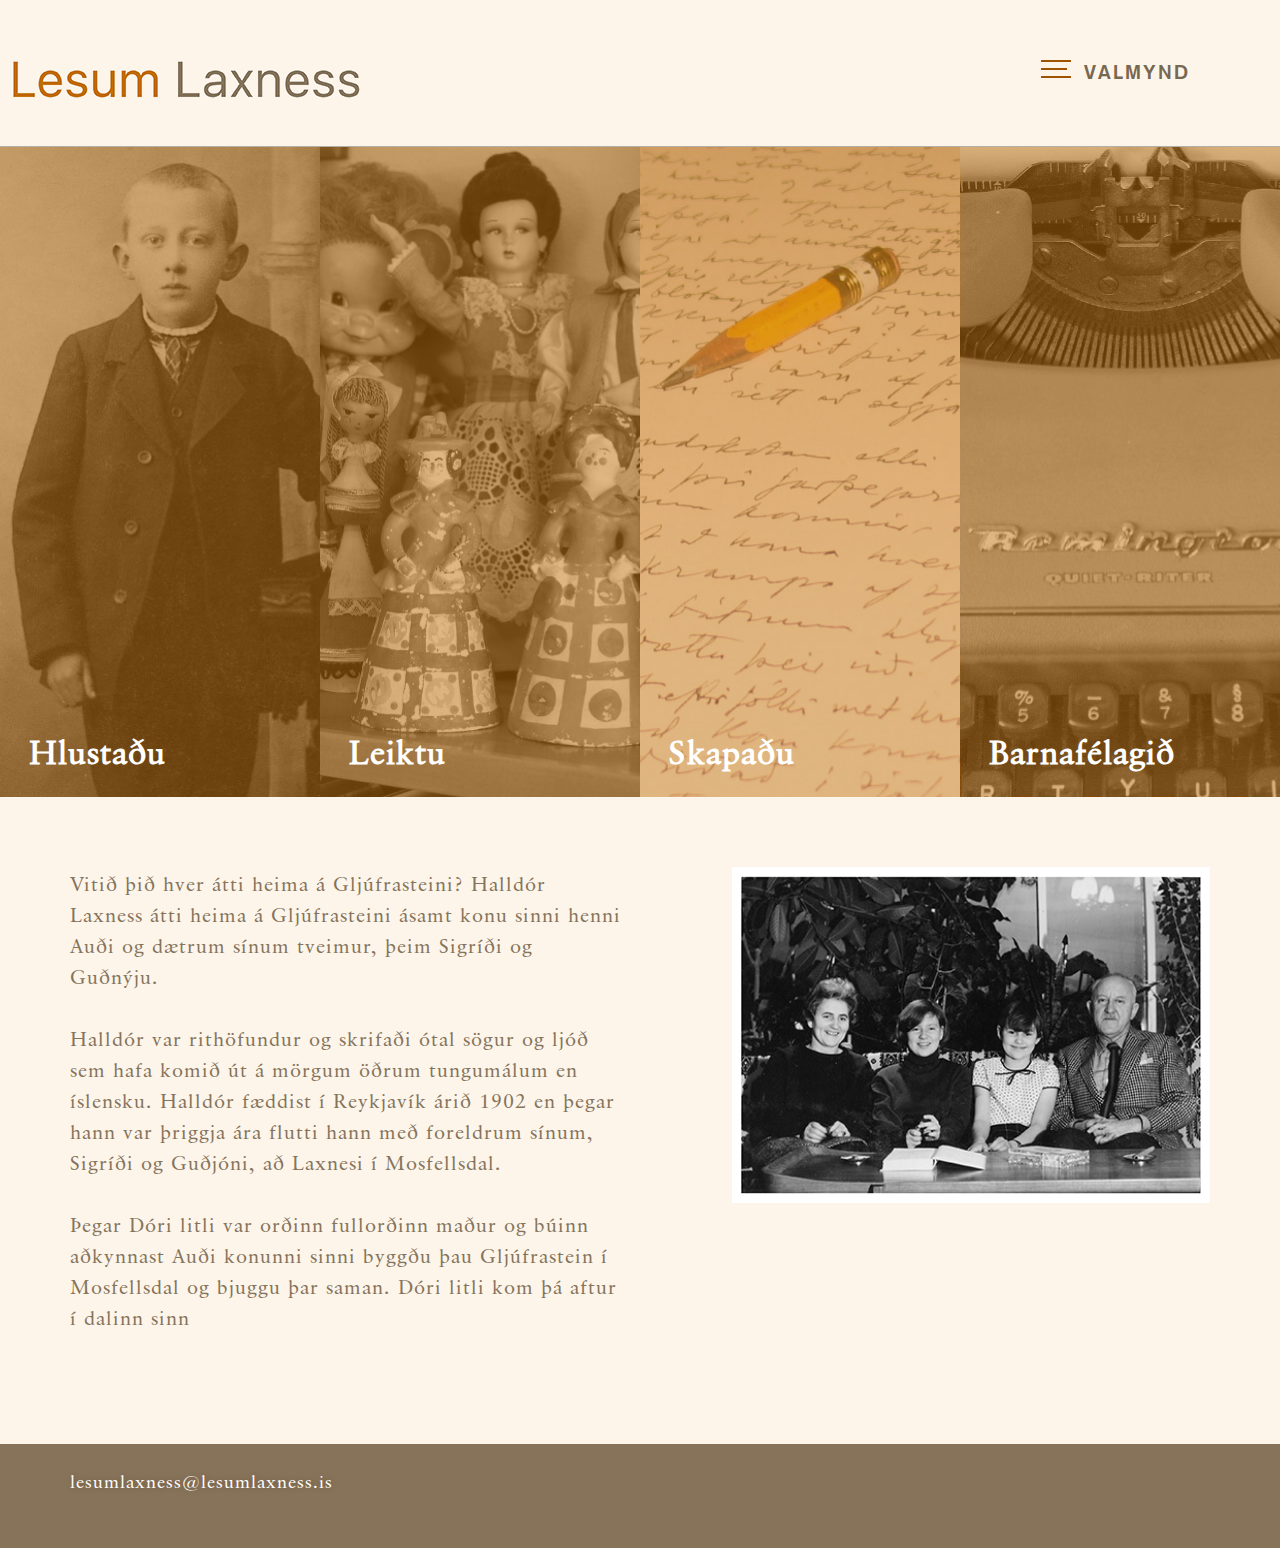
<file: index.html>
<!DOCTYPE html>
<html lang="is">

<head>
	<meta charset="utf-8">
	<meta http-equiv="X-UA-Compatible" content="IE=edge">
	<meta name="viewport" content="width=device-width, initial-scale=1.0">
	<title>Lesum Laxness</title>
	<link rel="stylesheet" href="css/slick.css">
	<link rel="stylesheet" href="css/bootstrap.min.css">
	<link rel="stylesheet" href="css/styles.css">
	<script src="js/jquery-3.1.0.min.js"></script>
	<!--[if lt IE 9]><script src="https://cdnjs.cloudflare.com/ajax/libs/html5shiv/r29/html5.min.js"></script><![endif]-->
	<script src="js/bootstrap.min.js"></script>
	<script src="js/slick.min.js"></script>
	<script src="js/scripts.js"></script>
</head>

<body>
	<header id="header">
		<div class="container">
			<strong class="logo"><a href="#">LexumLaxness</a></strong>
			<nav id="main-nav"> 
				<ul>
					<li><a href="#">HLUSTAÐU</a></li>
					<li><a href="#">LEIKTU</a></li>
					<li><a href="#">SKAPAÐU</a></li>
					<li><a href="#">BARNAFÉLAGIÐ</a></li>
				</ul>
			</nav>
		</div>
	</header><!-- /header -->
	<div class="visual">
		<ul>
			<li>
				<a href="#" class="bg-img">
					<img src="images/img-visual-img-01.jpg" alt="image description">
					<strong>Hlustaðu</strong>
				</a>
			</li>
			<li>
				<a href="#" class="bg-img">
					<img src="images/img-visual-img-02.jpg" alt="image description">
					<strong>Leiktu</strong>
				</a>
			</li>
			<li>
				<a href="#" class="bg-img">
					<img src="images/img-visual-img-03.jpg" alt="image description">
					<strong>Skapaðu</strong>
				</a>
			</li>
			<li>
				<a href="#" class="bg-img">
					<img src="images/img-visual-img-04.jpg" alt="image description">
					<strong>Barnafélagið</strong>
				</a>
			</li>
		</ul>
	</div>
	<div class="about">
		<div class="container-small">
			<div class="row">
				<div class="col-right col-sm-6 col-xs-12">
					<figure class="image-border">
						<a href="#"><img src="images/img-001.jpg" alt="image description"></a>
					</figure>
				</div>
				<div class="col-sm-6 col-xs-12">
					<div class="about-text">
						<p>Vitið þið hver átti heima á Gljúfrasteini? Halldór Laxness átti heima á Gljúfrasteini ásamt konu sinni henni Auði og dætrum sínum tveimur, þeim Sigríði og Guðnýju.</p>
						<p>Halldór var rithöfundur og skrifaði ótal sögur og ljóð sem hafa komið út á mörgum öðrum tungumálum en íslensku. Halldór fæddist í Reykjavík árið 1902 en þegar hann var þriggja ára flutti hann með foreldrum sínum, Sigríði og Guðjóni, að Laxnesi í Mosfellsdal.</p>
						<p>Þegar Dóri litli var orðinn fullorðinn maður og búinn aðkynnast Auði konunni sinni byggðu þau Gljúfrastein í Mosfellsdal og bjuggu þar saman. Dóri litli kom þá aftur í dalinn sinn</p>
					</div>
				</div>
			</div>
		</div>
	</div><!-- /about -->
	<footer id="footer">
		<div class="container-small">
			<a href="mailto:lesumlaxness@lesumlaxness.is">lesumlaxness@lesumlaxness.is</a>
		</div>
	</footer>
	<!-- /footer -->
</body>

</html>
</file>
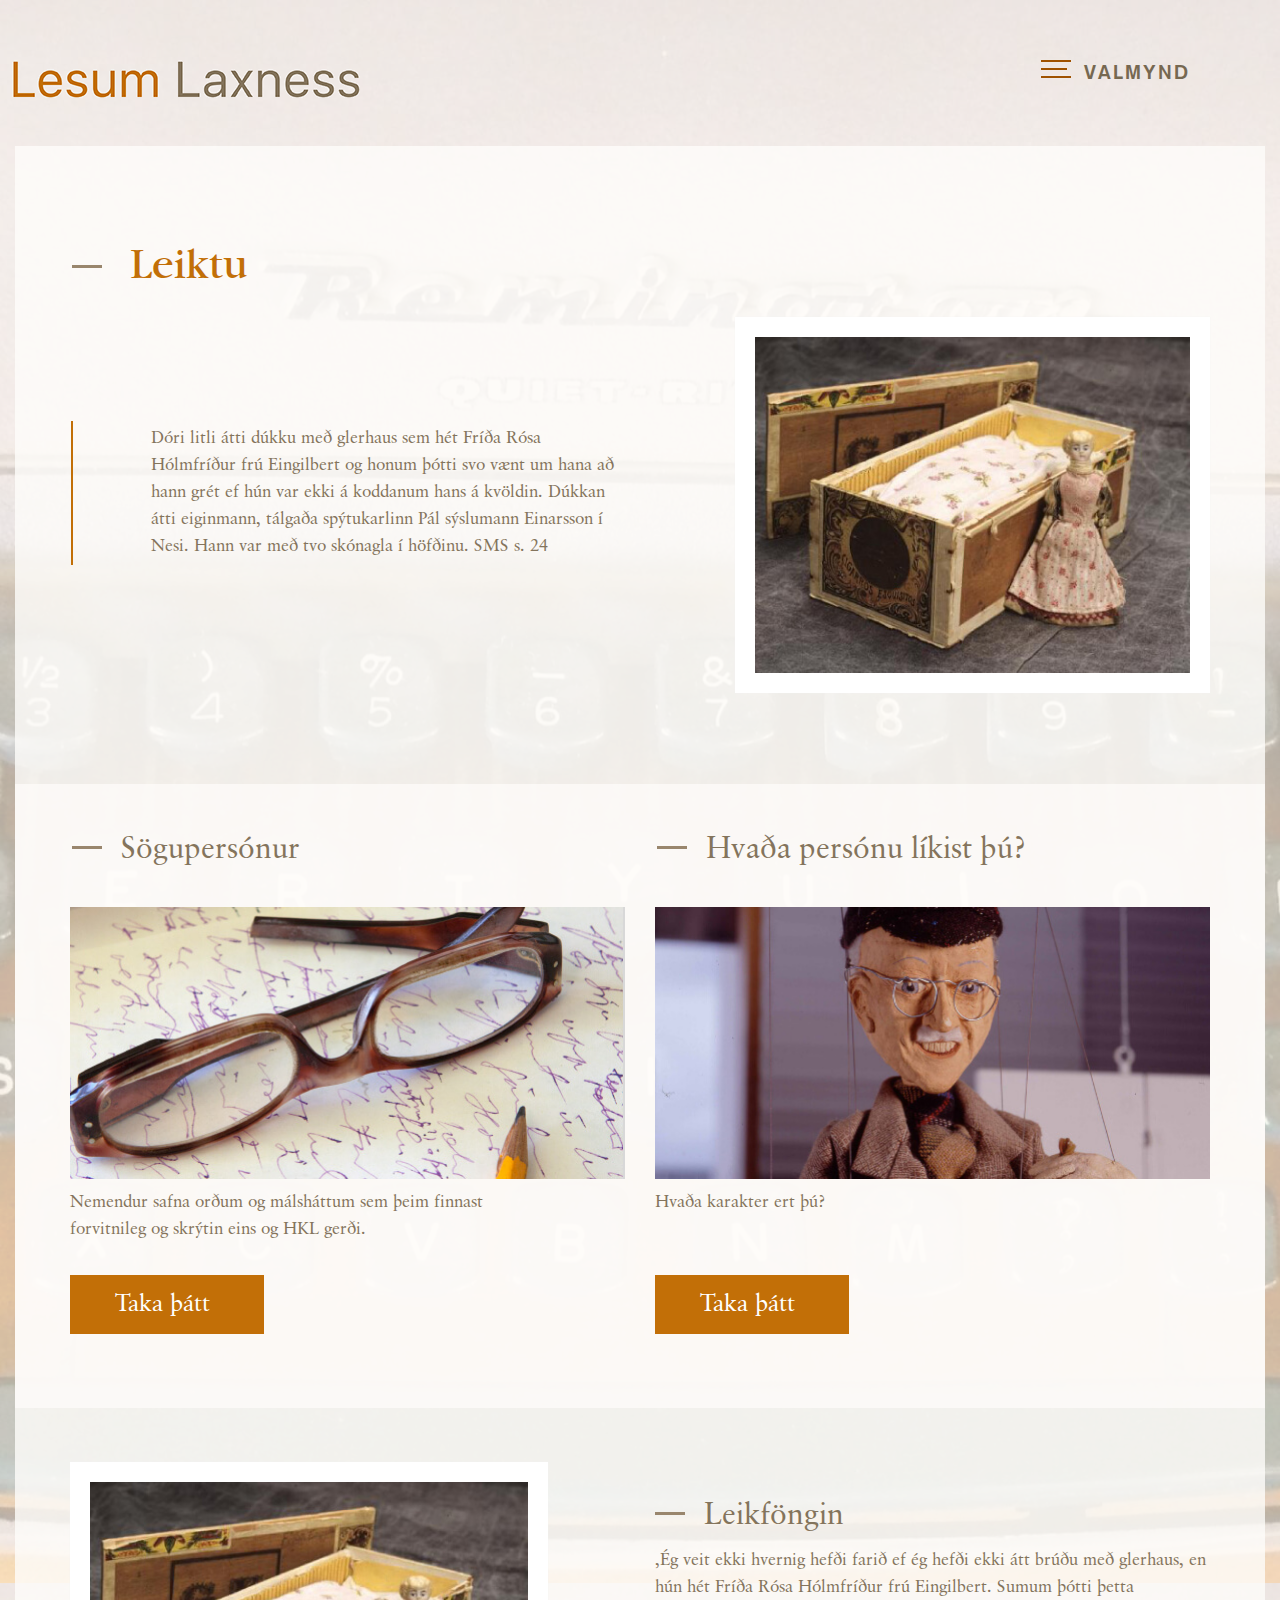
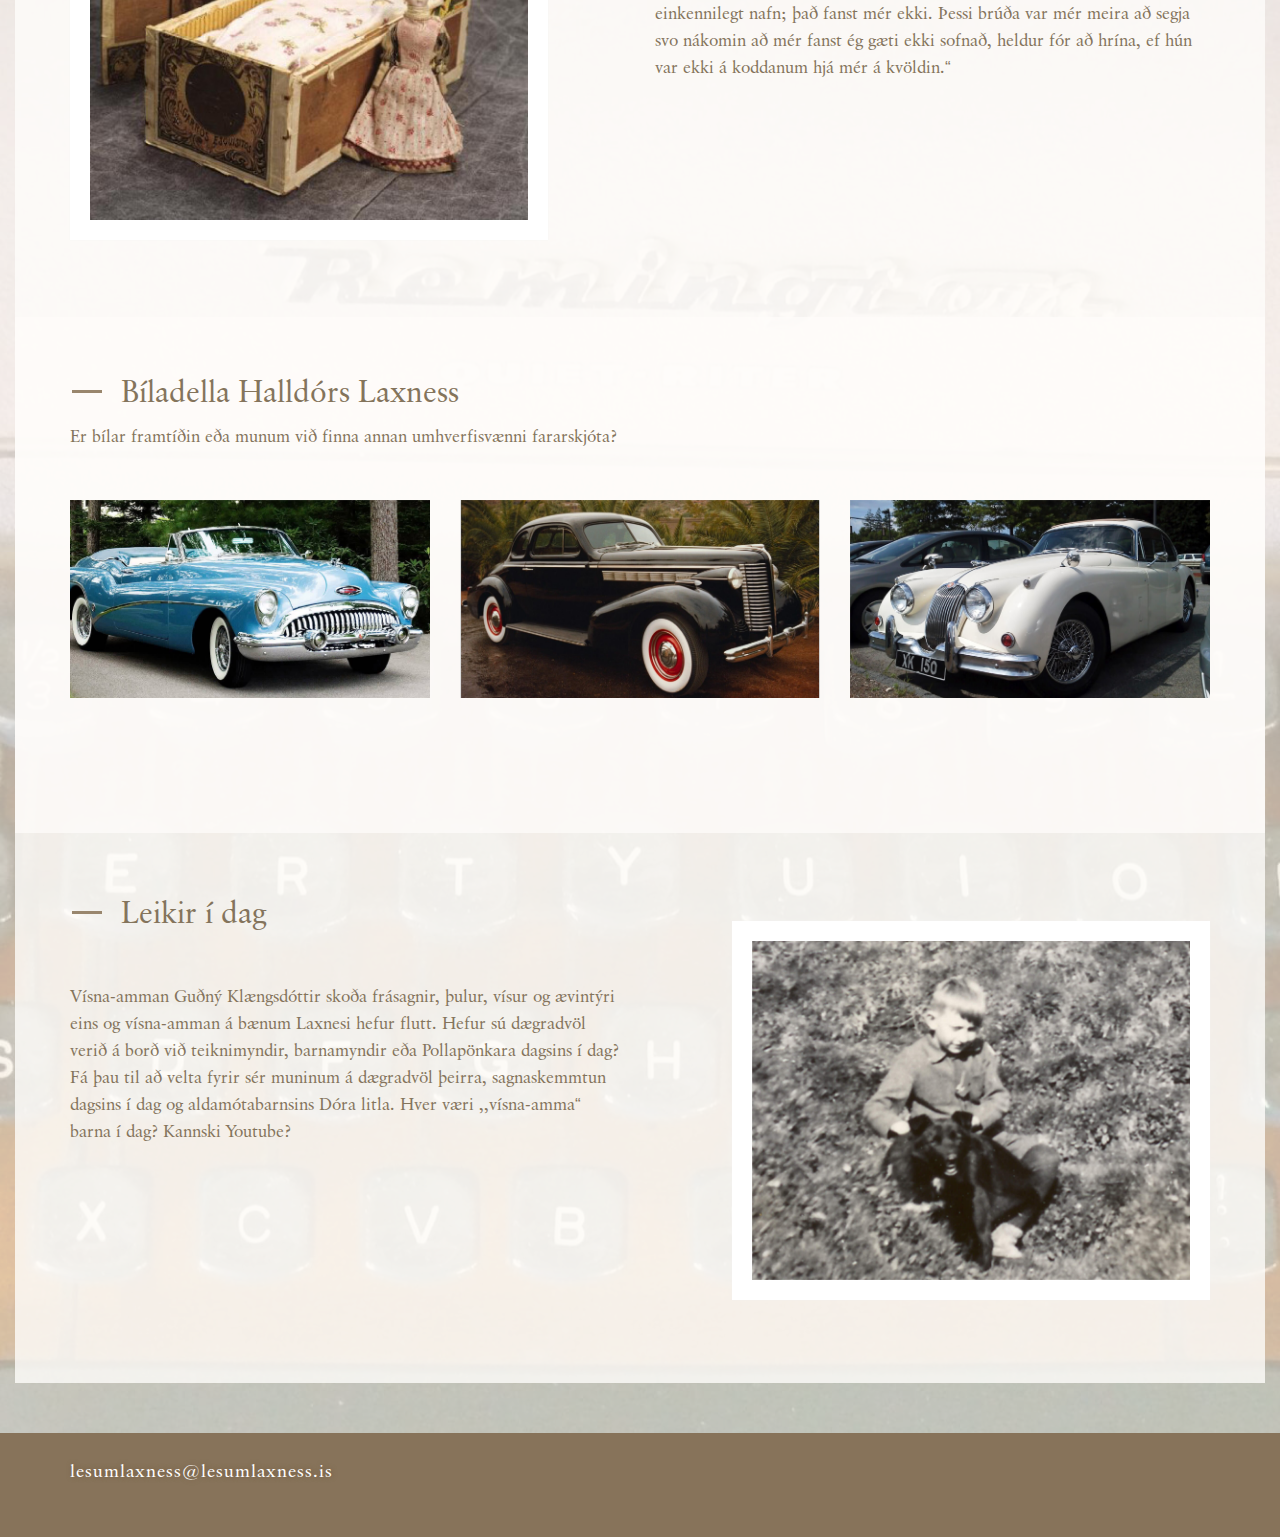
<file: leiktu-page.html>
<!DOCTYPE html>
<html lang="is">
<head>
	<meta charset="utf-8">
	<meta http-equiv="X-UA-Compatible" content="IE=edge">
	<meta name="viewport" content="width=device-width, initial-scale=1.0">
	<title>Lesum Laxness</title>
	<link rel="stylesheet" href="css/slick.css">
	<link rel="stylesheet" href="css/bootstrap.min.css">
	<link rel="stylesheet" href="css/styles.css">
	<script src="js/jquery-3.1.0.min.js"></script>
	<!--[if lt IE 9]><script src="https://cdnjs.cloudflare.com/ajax/libs/html5shiv/r29/html5.min.js"></script><![endif]-->
	<script src="js/bootstrap.min.js"></script>
	<script src="js/slick.min.js"></script>
	<script src="js/scripts.js"></script>
</head>
<body id="main">
	<header id="header">
		<div class="container">
			<strong class="logo"><a href="#">LexumLaxness</a></strong>
			<nav id="main-nav"> 
				<ul>
					<li><a href="#">HLUSTAÐU</a></li>
					<li><a href="#">LEIKTU</a></li>
					<li><a href="#">SKAPAÐU</a></li>
					<li><a href="#">BARNAFÉLAGIÐ</a></li>
				</ul>
			</nav>
		</div>
	</header><!-- /header -->
	<div class="container container-hide">
		<section class="get-creative">
			<div class="container-small">
				<h1 class="line">Leiktu</h1>
				<div class="row">
					<div class="col-right col-sm-6 col-xs-12">
						<figure class="image-border">
							<a href="#"><img src="images/img-002.jpg" alt="image description"></a>
						</figure>
					</div>
					<div class="col-sm-6 col-xs-12">
						<div class="main-text">
							<p class="left-line">Dóri litli átti dúkku með glerhaus sem hét Fríða Rósa Hólmfríður frú Eingilbert og honum þótti svo vænt um hana að hann grét ef hún var ekki á koddanum hans á kvöldin. Dúkkan átti eiginmann, tálgaða spýtukarlinn Pál sýslumann Einarsson í Nesi. Hann var með tvo skónagla í höfðinu. SMS s. 24</p>
						</div>
					</div>
				</div>
			</div>
		</section><!-- /get-creative -->
		<section class="characters">
			<div class="container-small">
				<div class="row">
					<div class="col-sm-6 col-xs-12">
						<h2 class="line equal-height">Sögupersónur</h2>
						<figure>
							<a href="#"><img src="images/img-003.jpg" alt="image description"></a>
							<figcaption class="js-equal-height">
								<p>Nemendur safna orðum og málsháttum sem þeim finnast forvitnileg og skrýtin eins og HKL gerði.</p>
							</figcaption>
						</figure>
						<a href="#" class="btn btn-default">Taka þátt</a>
					</div>
					<div class="col-sm-6 col-xs-12">
						<h2 class="line equal-height">Hvaða persónu líkist þú?</h2>
						<figure>
							<a href="#"><img src="images/img-004.jpg" alt="image description"></a>
							<figcaption class="js-equal-height">
								<p>Hvaða karakter ert þú?</p>
							</figcaption>
						</figure>
						<a href="#" class="btn btn-default btn-last">Taka þátt</a>
					</div>
				</div>
			</div>
		</section><!-- /chsracters -->
		<section class="toys">
			<div class="container-small">
				<h2 class="line">Leikföngin</h2>
				<div class="row">
					<div class="col-sm-6 col-xs-12">
						<figure class="image-border">
							<a href="#"><img src="images/img-002.jpg" alt="image description"></a>
						</figure>
					</div>
					<div class="col-sm-6 col-xs-12">
						<div class="main-text">
							<p>,Ég veit ekki hvernig hefði farið ef ég hefði ekki átt brúðu með glerhaus, en hún hét Fríða Rósa Hólmfríður frú Eingilbert. Sumum þótti þetta einkennilegt nafn; það fanst mér ekki. Þessi brúða var mér meira að segja svo nákomin að mér fanst ég gæti ekki sofnað, heldur fór að hrína, ef hún var ekki á koddanum hjá mér á kvöldin.“</p>
						</div>
					</div>
				</div>
			</div>
		</section><!--/toys -->
		<section class="cars">
			<div class="container-small">
				<h2 class="line">Bíladella Halldórs Laxness</h2>
				<p class="desktop-text">Er bílar framtíðin eða munum við finna annan umhverfisvænni fararskjóta?</p>
				<div class="slider row">
					<div class="col-sm-4 col-xs-12">
						<figure>
							<a class="slider-item" href="#"><img src="images/img-006.jpg" alt="image description"></a>
						</figure>
					</div>
					<div class="col-sm-4 col-xs-12">
						<figure>
							<a class="slider-item" href="#"><img src="images/img-007.jpg" alt="image description"></a>
						</figure>
					</div>
					<div class="col-sm-4 col-xs-12">
						<figure>
							<a class="slider-item" href="#"><img src="images/img-008.jpg" alt="image description"></a>
						</figure>
					</div>
				</div>
				<p class="mobile-text">Er bílar framtíðin eða munum við finna annan umhverfisvænni fararskjóta?</p>
			</div>
		</section><!-- /cars -->
		<section class="games-today">
			<div class="container-small">
				<h2 class="line">Leikir í dag</h2>
				<div class="row">
					<div class="col-right col-sm-6 col-xs-12">
						<figure class="image-border">
							<a href="#"><img src="images/img-009.jpg" alt="image description"></a>
						</figure>
					</div>
					<div class="col-sm-6 col-xs-12">
						<div class="main-text">
						<p class="">Vísna-amman Guðný Klængsdóttir skoða frásagnir, þulur, vísur og ævintýri eins og vísna-amman á bænum Laxnesi hefur flutt. Hefur sú dægradvöl verið á borð við teiknimyndir, barnamyndir eða Pollapönkara dagsins í dag? Fá þau til að velta fyrir sér muninum á dægradvöl þeirra, sagnaskemmtun dagsins í dag og aldamótabarnsins Dóra litla.  Hver væri ,,vísna-amma“ barna í dag? Kannski Youtube?</p>
						</div>
					</div>
				</div>
			</div>
		</section><!-- /games-today -->
	</div>	<!-- /container -->
	<footer id="footer">
		<div class="container-small">
			<a href="mailto:lesumlaxness@lesumlaxness.is">lesumlaxness@lesumlaxness.is</a>
		</div>
	</footer>
	<!-- /footer -->
</body>

</html>
</file>
<file: css/styles.css>
@font-face {
	font-family:'AkzidenzGrotesk';
	src: url('../fonts/AkzidenzGrotesk Regular.eot');
	src: url('../fonts/AkzidenzGrotesk Regular.eot?#iefix') format('embedded-opentype'),
	url('../fonts/AkzidenzGrotesk Regular.woff2') format('woff2'),
	url('../fonts/AkzidenzGrotesk Regular.woff') format('woff'),
	url('../fonts/AkzidenzGrotesk Regular.svg#AkzidenzGrotesk Regular') format('svg');
	font-weight: 700;
	font-style: normal;
	font-stretch: normal;
	unicode-range: U+0020-00FE;
}
@font-face {
	font-family:'ClassicalGaramondRoman';
	src: url('../fonts/T Roman.eot');
	src: url('../fonts/T Roman.eot?#iefix') format('embedded-opentype'),
	url('../fonts/T Roman.woff2') format('woff2'),
	url('../fonts/T Roman.woff') format('woff'),
	url('../fonts/T Roman.svg#T Roman') format('svg');
	font-weight: 400;
	font-style: normal;
	font-stretch: normal;
	unicode-range: U+0020-02DC;
}
@font-face {
	font-family: 'garamondbook';
	src: url('../fonts/garamond-book-webfont.woff2') format('woff2'),
	url('../fonts/garamond-book-webfont.woff') format('woff');
	font-weight: normal;
	font-style: normal;
}
/* General Reset */
body {
	margin: 0;
	color: #84745c;
	font: 17px/27px 'ClassicalGaramondRoman', Arial, Helvetica, sans-serif;
	background: #fef5ea;
	min-width: 320px;
}
img {
	border-style: none;
}
input,
textarea,
select {
	color: #000;
	vertical-align: middle;
	font: 100% Arial, Helvetica, sans-serif;
}
button::-moz-focus-inner,
input[type="reset"]::-moz-focus-inner,
input[type="button"]::-moz-focus-inner,
input[type="submit"]::-moz-focus-inner {
	border: none;
	padding: 0;
}
input[type="password"],
input[type="tel"],
input[type="email"],
input[type="text"],
input[type="search"] {
	-webkit-appearance: none;
}
button,
input[type="button"],
input[type="reset"],
input[type="submit"] {
	-webkit-appearance: none;
	cursor: pointer;
	-webkit-transition: all .3s;
	-o-transition: all .3s;
	transition: all .3s;
}
form,
fieldset {
	margin: 0;
	padding: 0;
	border-style: none;
}
blockquote,
q {
	quotes: none;
}
q:before,
q:after {
	content: '';
}
a {
	color: #000;
	text-decoration: none;
	-webkit-transition: all .3s;
	-o-transition: all .3s;
	transition: all .3s;
}
a:hover {
	color: #3779a0;
}
a:focus,
button:focus,
input:focus,
textarea:focus,
select:focus {
	outline: none;
}
*,
*:before,
*:after {
	-webkit-box-sizing: border-box;
	-moz-box-sizing: border-box;
	box-sizing: border-box;
}
.container:after,
.container-small:after,
.container-small:before {
	content: '';
	display: block;
	clear: both;
}
.container-small {
	max-width: 1170px;
	padding: 0 15px;
	margin: 0 auto;
}
/* General settings */
#header{
	padding: 60px 0 48px;
	overflow: hidden;
}
#header .container{
	position: relative;
}
.logo{
	float:left;
	background:url(../images/bg-logo.png) no-repeat;
	height:38px;
	width:348px;
	overflow:hidden;
	text-indent:-9999px;
	position: relative;
	z-index: 41;
	margin-left: -3px;
}
.logo a{
	display: block;
	cursor: pointer;
	height: inherit;
}
/* logo */
#header .text-menu{
	margin: -17px 0 0 43px;
	text-transform: uppercase;
	color: #766851;
	z-index: 50;
	display: block;
	font: 20px/25px 'AkzidenzGrotesk', sans-serif;
	letter-spacing: 2px;
}
#header .text-menu:hover{
	text-decoration: none;
}
#header .closed{
	display: none;
}
.menu-opened #header .closed{
	display: block;
}
.menu-opened #header .opened{
	display: none;
}
.open-menu{
	position: relative;
	float: right;
	right: 0;
	top: 0;
	font-size: 0;
	line-height: 0;
	padding: 0;
	z-index: 100;
}
.open-menu span{
	display: block;
	height: 2px;
	width: 30px;
	background: #9f5200;
	-webkit-transition: all .5s;
	-o-transition: all .5s;
	transition: all .5s;
	-webkit-box-shadow: 0px 0px 1px 0px rgba(255,255,255,1);
	-moz-box-shadow: 0px 0px 1px 0px rgba(255,255,255,1);
	box-shadow: 0px 0px 1px 0px rgba(255,255,255,1);
}
.open-menu span+span{
	margin-top: 6px;
}
.open-menu span:nth-child(2){
	width: 26px;
}
.open-menu:hover{
	text-decoration: none;
}
.open-menu:focus{
	text-decoration: none;
}
.open-menu:active{
	text-decoration: none;
}
.menu-opened .open-menu{
	right: 58px;
	top: 0;
}
.menu-opened .open-menu span{
	background: #fff;
}
.menu-opened #header .text-menu{
	color: #fff;
}
.menu-opened .open-menu span:nth-child(1){
	-webkit-transform: rotate(45deg) translate(-3px,0);
	-ms-transform: rotate(45deg) translate(-3px,0);
	-o-transform: rotate(45deg) translate(-3px,0);
	transform: rotate(45deg) translate(-3px,0);
	-webkit-transform-origin: 0 0;
	-moz-transform-origin: 0 0;
	-ms-transform-origin: 0 0;
	-o-transform-origin: 0 0;
	transform-origin: 0 0;
}
.menu-opened .open-menu span:nth-child(2){opacity: 0;}
.menu-opened .open-menu span:nth-child(3){
	-webkit-transform: rotate(-45deg) translate(-3px,0);
	-ms-transform: rotate(-45deg) translate(-3px,0);
	-o-transform: rotate(-45deg) translate(-3px,0);
	transform: rotate(-45deg) translate(-3px,0);
	-webkit-transform-origin: 0 100%;
	-moz-transform-origin: 0 100%;
	-ms-transform-origin: 0 100%;
	-o-transform-origin: 0 100%;
	transform-origin: 0 100%;
}
.menu-opened #main-nav{
	opacity: 1;
	visibility: visible;
}
.menu-opened .logo {
	z-index: -1;
}
#main-nav{
	opacity: 0.8;
	font-size: 79px;
	line-height: 120px;
	letter-spacing: 1px;
	position: fixed;
	z-index: 51;
	padding-top: 186px;
	opacity: 0;
	visibility: hidden;
	left: 50%;
	-webkit-transform: translate(-50%, 0);
	-ms-transform: translate(-50%, 0);
	-o-transform: translate(-50%, 0);
	transform: translate(-50%, 0);
}
#main-nav ul {
	position: relative;
	z-index: 50;
	padding: 0;
}
#main-nav ul li {
	display: block;
	text-align: center;
}
#main-nav ul li a {
	display: block;
	color: #fff;
	text-transform: uppercase;
}
#main-nav ul li a:hover{
	color: #ccc;
	text-decoration: none;
}
/*end-main-nav */
/* fader */
.fader{
	position: fixed;
	top: 0;
	left: 0;
	width: 100%;
	height: 100%;	
	z-index: 40;
	background: #c26f08;
	-webkit-transition: opacity .3s;
	-o-transition: opacity .3s;
	transition: opacity .3s;
	display: block;
	opacity: 0;
	visibility: hidden;
	cursor: pointer;
}
.menu-opened .fader{
	opacity: .9;
	visibility: visible;
}
/* end header */
.visual{
	border-top: 1px solid #b5aea5;
	overflow: hidden;
	padding-bottom: 72px;
}
.visual ul{
	list-style: none;
	padding: 0;
	margin: 0;
	font-size: 0;
	line-height: 0;
}
.visual ul li{
	display: inline-block;
	width: 25%;
	font-size: 20px;
	line-height: 28;
}
.visual ul li a strong{
	position: absolute;
	content: '';
	font-size: 43px;
	line-height: 52px;
	letter-spacing: 1px;
	left: 29px;
	bottom: 19px;
	z-index: 1;
}
.visual ul li a{
	display: block;
	position: relative;
	color: #fff;
	-webkit-background-size: cover;
	background-size: cover;
	background-repeat: no-repeat;
	height: 650px;
}
.visual ul li a:before{
	position: absolute;
	content: '';
	background: #c26f07;
	top: 0;
	right: 0;
	bottom: 0;
	left: 0;
	opacity: .5;
	-webkit-transition: all .3s;
	-o-transition: all .3s;
	transition: all .3s;
}
.visual ul li a:hover{
	text-decoration: none;
}
.visual ul li a:hover:before{
	opacity: 0;
	visibility: hidden;
}
/*About*/
.about > .container-small {
	padding: 0 15px 79px;
}
.about > .container-small .row:after{
	content: '';
	clear: both;
	display: block;
}
.about .about-text{
	font-size: 20px;
	line-height: 31px;
	letter-spacing: 1px;
}
.about .about-text p {
	margin: 0 0 31px;
}
.about:after{
	content: '';
	clear: both;
	display: block;
}
figure {
	width: 100%;
	height: auto;
}
figure a {
	display: block;
}
figure img {
	width: 100%;
	vertical-align: top;
	display: block;
	height: auto;
}
.image-border {
	max-width: 478px;
	border: 9px solid #fff;
	float: right;
	margin: -2px 0 30px;
	-webkit-box-shadow: 0px 0px 1px 0px rgba(240,240,240,1);
	-moz-box-shadow: 0px 0px 1px 0px rgba(240,240,240,1);
	box-shadow: 0px 0px 1px 0px rgba(240,240,240,1);
}
.col-right {
	float: right;
}
/* Footer */
#footer {
	padding: 27px 0 55px;
	background: #87735a;
	font-size: 18px;
	line-height: 22px;
}
#footer a {
	color: #fff;
	letter-spacing: 1px;
	word-spacing: -2px;
	text-shadow: rgb(113, 89, 60) 1px 0px 5px;
}
/*Footer end*/

/*Main*/
#main {
	background: url(../images/bg-main.jpg) 0 0 repeat;
	-webkit-background-size: 100%;
	background-size: 100%;
	position: relative;
}
#main:before {
	position: absolute;
	content: '';
	height: 100%;
	width: 100%;
	background-color: rgba(253, 244, 231, .7);
	top: 0;
	left: 0;
	z-index: -1;
}
#main > .container {
	padding-bottom: 50px;
}
.get-creative {
	padding: 98px 0 61px;
	background-color: rgba(254, 252, 250, .8);
	position: relative;
	z-index: 1;
}
h1 {
	display: inline-block;
	font-size: 44px;
	line-height: 46px;
	color: #c26f07;
	padding-left: 60px;
	margin: 0 0 30px;
	font-family: 'garamondbook', sans-serif;
}
.line {
	position: relative;
}
.line:after {
	position: absolute;
	content: '';
	width: 30px;
	left: 2px;
	top: 21px;
	border-bottom: 3px solid #99866d;
}
.main-text {
	padding-top: 104px;
	padding-left: 81px;
}
.main-text .left-line {
	position: relative;
}
.main-text .left-line:before {
	position: absolute;
	content: '';
	height: 107%;
	left: -80px;
	top: -3px;
	border-left: 2px solid #c26f07;
}
#main .image-border {
	border-width: 20px;
	margin-top: -3px;
}
.get-creative .image-border {
	max-width: 475px;
}
/* Characters*/
.characters {
	padding: 47px 0 44px;
	background-color: rgba(254, 252, 250, .95);
	position: relative;
	z-index: 1;
}
h2 {
	padding-left: 51px;
	margin: 0 0 22px;
	font-size: 30px;
	line-height: 32px;
}
h2.line:after {
	top: 15px;
}
.equal-height{
	min-height: 64px;
	margin-bottom: 12px;
}
.characters img {
	margin: 0 0 9px;
}
.characters figcaption {
	margin: 0 0 33px;
	max-width: 420px;
	width: 100%;
}
.btn-default {
	background-color: #c26f07;
	max-width: 194px;
	width: 100%;
	display: inline-block;
	border: none;
	border-radius: 0;
	color: #fff;
	padding: 15px 9px 18px 0;
	font-size: 24px;
	line-height: 26px;
	margin: 0 0 30px;
}
.btn-default:focus,
.btn-default:hover,
.btn-default:active,
.btn-default:focus:active,
.btn-default:active:hover {
	background:#E8952D;
	border-color: #E8952D;
	color: #fff;
	outline: none;
}
/* Toys */
.toys {
	padding: 57px 0 47px;
	background-color: rgba(254, 252, 250, .8);
	position: relative;
	z-index: 1;
}
.toys .image-border {
	float: inherit;
	max-width: 478px;
}
.toys h2 {
	position: absolute;
	left: 51%;
	top: 89px;
}
.toys .main-text {
	padding: 81px 0 0;
}
/* Cars */
.cars {
	padding: 58px 0 135px;
	background-color: rgba(254, 252, 250, .95);
	position: relative;
	z-index: 1;
}
.cars h2 {
	margin-bottom: 16px;
}
.cars p {
	margin: 0 0 50px;
}
.mobile-text {
	display: none;
}
.slider-item {
	height: 198px;
	background-position: 50% 50%;
	background-repeat: no-repeat;
	-webkit-background-size: cover;
	background-size: cover;
}
.slick-arrow{
	position: absolute;
	top: 42%;
	left: 0;
	border: none;
	border-radius: 0;
	width: 42px;
	font-size: 0;
	line-height: 0;
	z-index: 10;
	height: 54px;
	transform: translateY(-50%);
	background-color: rgba(255, 255, 255, 0.6);
}
.slick-arrow:active{
	background-color: rgba(255, 255, 255, 0.6);
}
.slick-arrow:hover {
	background: rgba(255, 255, 255, 0.9);
}
.slick-arrow:before,
.slick-arrow:after {
	content: '';
	width: 27px;
	height: 1px;
	position: absolute;
	background: #c26f07;
}
.slick-arrow:before {
	top: 28px;
	left: 43%;
	transform: rotate(45deg) translateX(-50%);
}
.slick-arrow:after{
	bottom: 26px;
	left: 44%;
	transform: rotate(-45deg) translateX(-50%);
}
.slick-prev {
	display: none!important;
}
.slick-arrow.slick-next {
	left: auto;
	right: 15px;
}
/* Games today */
.games-today {
	padding: 63px 0 53px;
	background-color: rgba(254, 252, 250, .8);
	position: relative;
	z-index: 1;
}
.games-today .main-text {
	padding: 33px 0 0;
}
#main .games-today .image-border {
	margin-top: -29px;
}
@media only screen and (max-width: 1280px) {
	#main > .container  {
		width: 100%;
	}
	.visual ul li a strong{
		font-size: 33px;
	}
	.open-menu{
		margin-right: 75px;
	}
}
@media only screen and (max-width: 1200px) {
	.open-menu{
		margin-right: 0;
	}
} 
@media only screen and (max-width: 991px) {
	.visual ul li a strong{
		font-size: 25px;
	}
	.slider-item {
		height: 160px;
	}
}
@media screen and (max-width: 767px),
screen and (orientation: landscape) and (max-width: 767px),
screen and (orientation: portrait) and (max-width: 767px) {
	#header {
		padding: 39px 0 40px;
	}
	#header .text-menu{
		display: none;
	}
	.menu-opened #header .closed{
		display: none;
	}
	.logo {
		width: 323px;
		height: 32px;
		margin-left: 15px;
		-webkit-background-size: 100% 100%;
		background-size: 100% 100%;
	}
	.open-menu{
		right: 16px;
		width: 34px;
		top: 5px;
	}
	.menu-opened .open-menu {
		right: -7px;
		top: 1px;
	}
	.menu-opened .open-menu span {
		width: 28px;
	}
	.menu-opened .open-menu span:nth-child(1){
		-webkit-transform: rotate(45deg) translate(-1px,0);
		-ms-transform: rotate(45deg) translate(-1px,0);
		-o-transform: rotate(45deg) translate(-1px,0);
		transform: rotate(45deg) translate(-1px,0);
	}
	.menu-opened .open-menu span:nth-child(2){opacity: 0;}
	.menu-opened .open-menu span:nth-child(3){
		-webkit-transform: rotate(-45deg) translate(-1px,0);
		-ms-transform: rotate(-45deg) translate(-1px,0);
		-o-transform: rotate(-45deg) translate(-1px,0);
		transform: rotate(-45deg) translate(-1px,0);
	}
	#main-nav{
		padding-top: 114px;
		line-height: 69px;
		font-size: 39px;
	}
	.visual ul li a strong{
		left: 30px;
		bottom: 22px;
		font-size: 43px;
	}
	.open-menu {
		right: 2px;
		top: 4px;
	}
	.open-menu span + span {
		margin-top: 7px;
	}
	.open-menu span:nth-child(2) {
		width: 27px;
	}
	.visual {
		padding-bottom: 30px;
	}
	.visual ul li{
		width: 100%;
	}
	.visual ul li a{
		height: auto;
		width: 100%;
		padding-top: 81%;
	}
	/*About*/
	.about > .container-small {
		padding: 0 15px;
	}
	.col-right {
		padding-left: 15px;
	}
	.image-border {
		max-width: 100%;
	}
	/*Footer*/
	#footer {
		padding: 22px 0 30px;
	}
	#footer a {
		font-size: 18px;
	}
	/* Main */
	.container.container-hide {
		padding: 0;
	}
	.get-creative {
		padding: 18px 0 21px;
	}
	h1{
		font-size: 32px;
		padding-left: 52px;
		margin-bottom: 31px;
		letter-spacing: 1px;
	}
	.line:after {
		left: 6px;
		top: 20px;
	}
	#main .image-border {
		margin-bottom: 26px;
		max-width: 100%;
	}
	.get-creative .image-border {
		float: inherit;
	}
	.main-text {
		padding-top: 2px;
		padding-left: 7px;
		line-height: 27px;
	}
	.main-text .left-line::before {
		display: none;
	}
	.characters {
		padding: 22px 0 27px;
	}
	h2 {
		font-size: 30px;
		line-height: 37px;
		padding-left: 57px;
	}
	h2.line::after {
		top: 17px;
		left: 8px;
	}
	.equal-height {
		min-height: 38px;
		margin-bottom: 26px;
	}
	.characters img {
		margin-bottom: 13px;
	}
	.characters figcaption {
		margin-bottom: 19px;
		min-height: 17px;
		height: 100% !important;
	}
	.btn-default {
		margin-bottom: 68px;
	}
	.btn-last {
		margin-bottom: 15px;
	} 
	.toys {
		padding: 66px 0 21px;
	}
	.toys h2 {
		position: relative;
		top: 0;
		left: 0;
	}
	.toys .main-text {
		padding-top: 0;
	}
	.cars {
		padding: 29px 0 12px;
	}
	.cars h2 {
		margin-bottom: 31px;
	}
	.cars figure {
		margin: 0 0 24px;
	}
	.cars p {
		margin-bottom: 10px;
	}
	.slider-item {
		height: 406px;
	}
	.desktop-text {
		display: none;
	}
	.mobile-text {
		display: block;
	}
	.games-today {
		padding: 24px 0 32px;
	}
	.games-today .main-text {
		padding: 0;
	}
}
@media screen and (max-width: 480px) {
	.logo{
		width: 232px;
		height: 24px;
	}
	#main-nav{
		font-size: 40px;
		line-height: 69px;
	}
	.visual ul li a h1{
		font-size: 34px;
	}
	.slider-item {
		height: 192px;
	}
}
</file>
